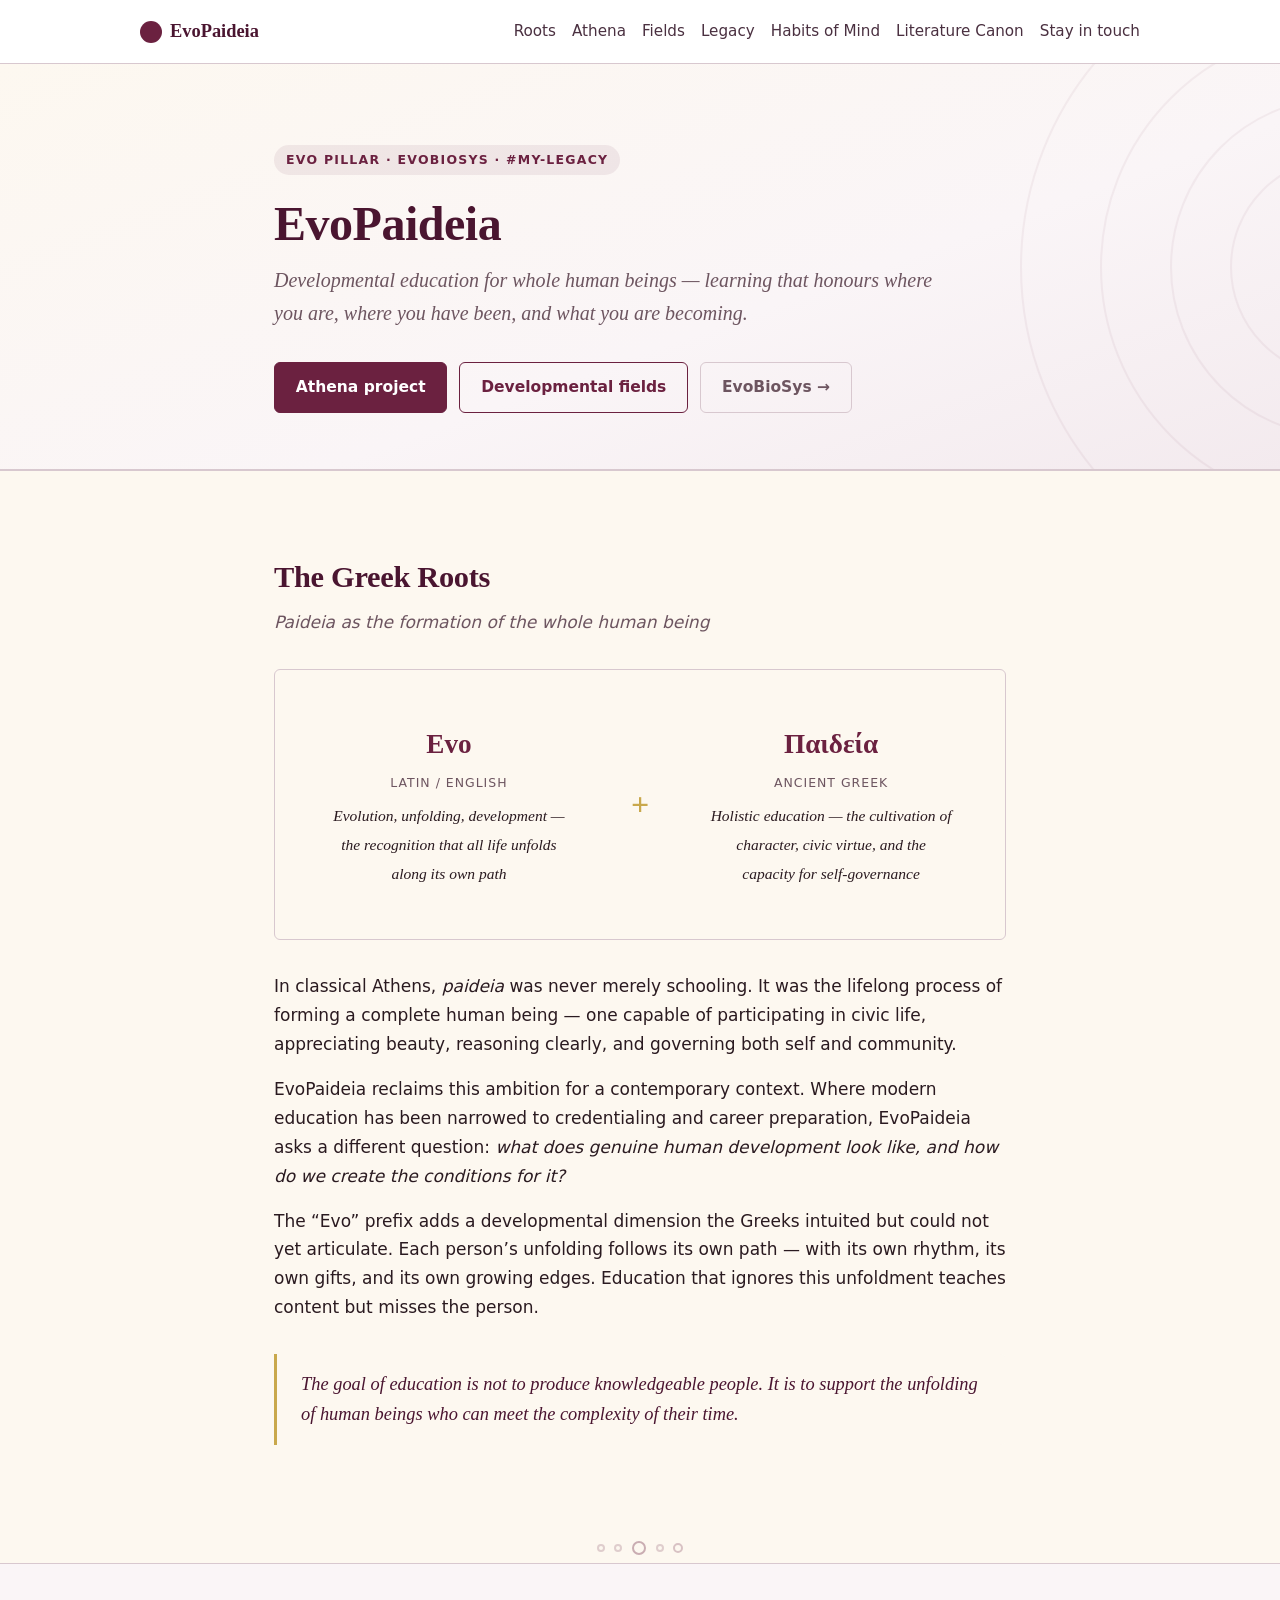
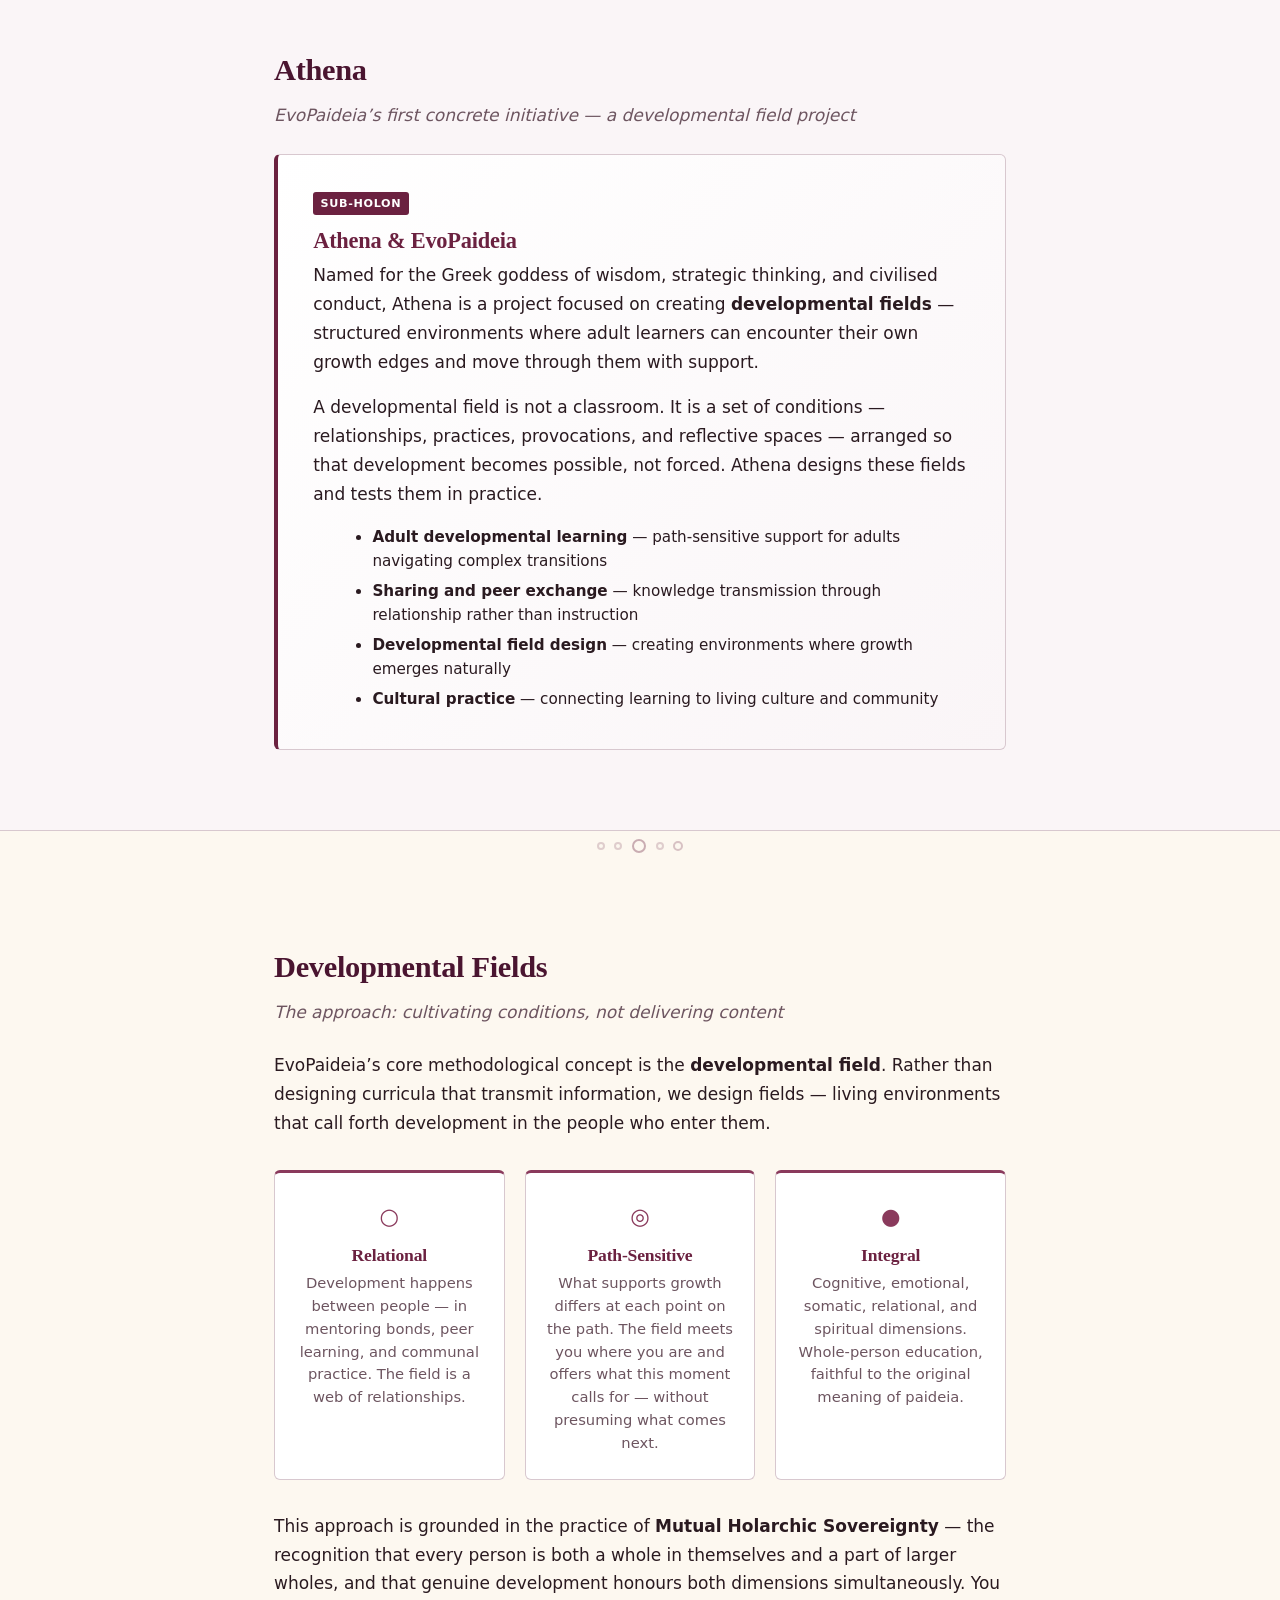
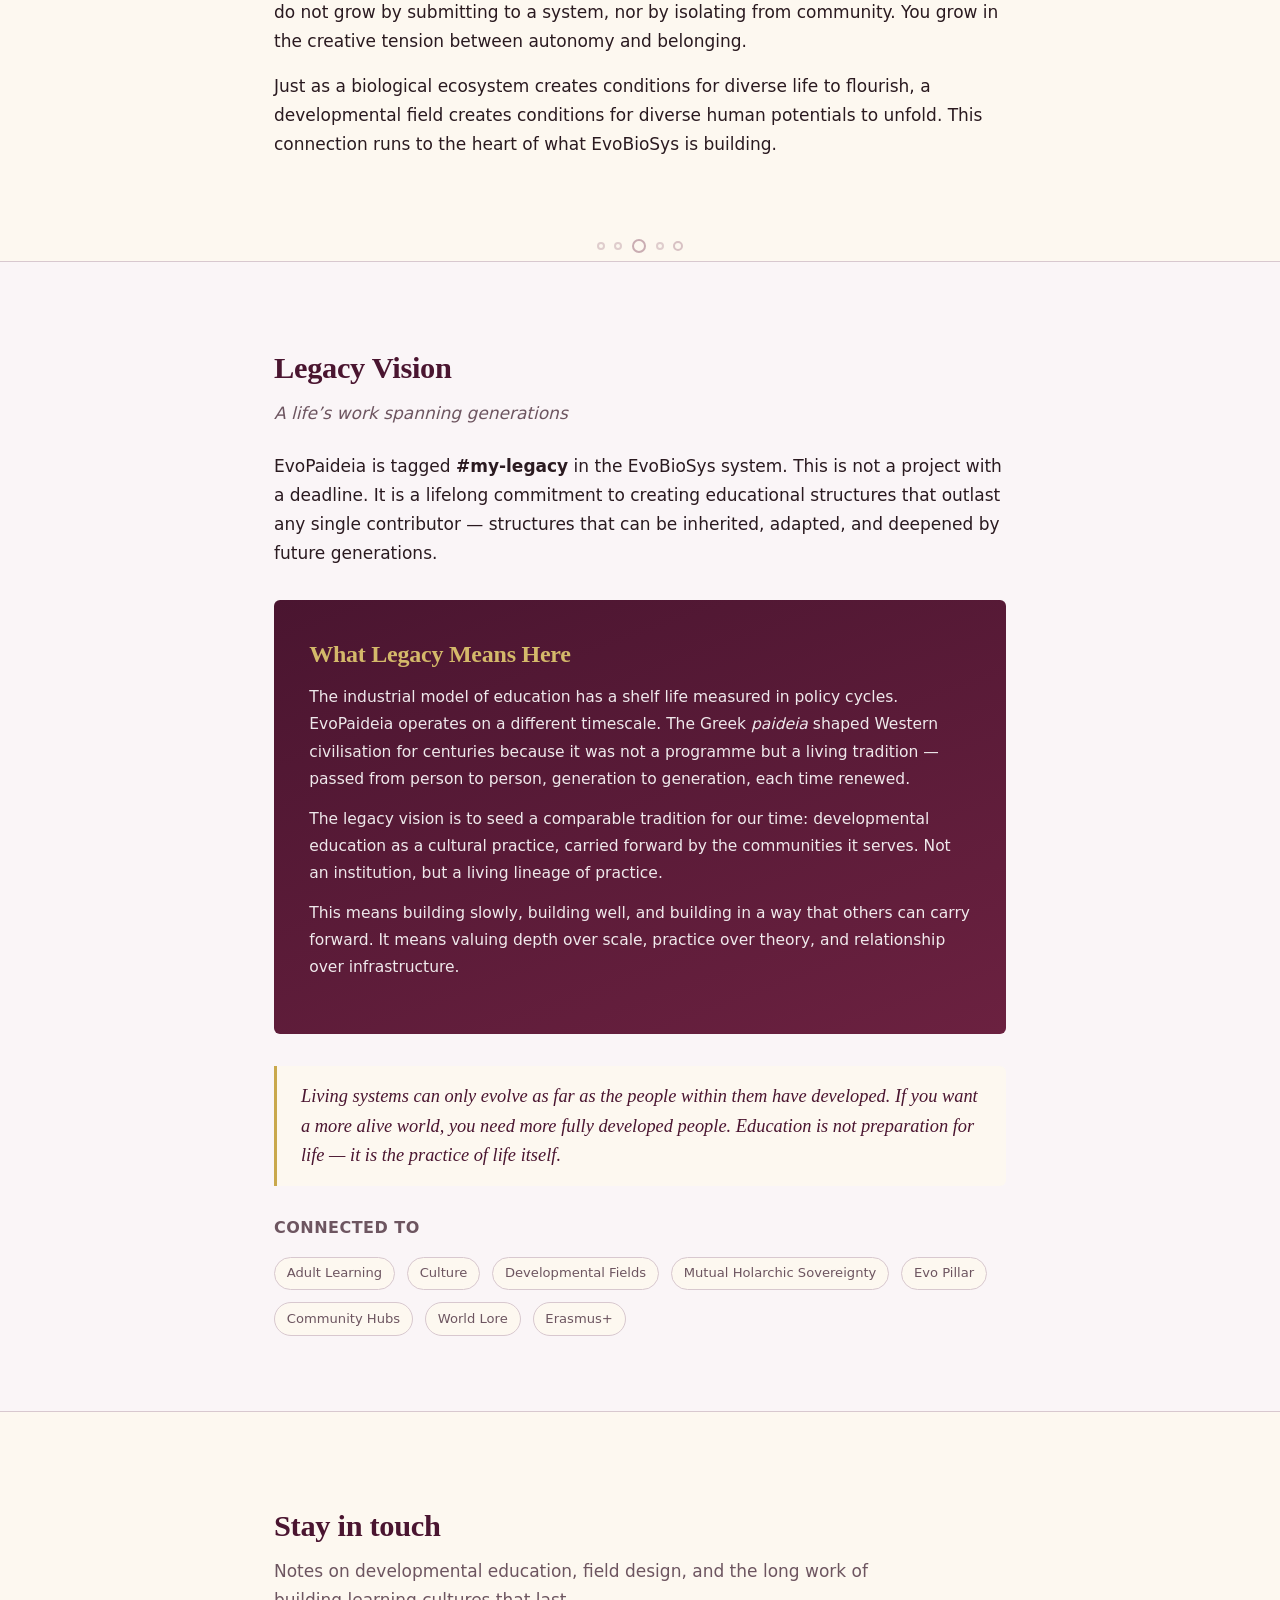
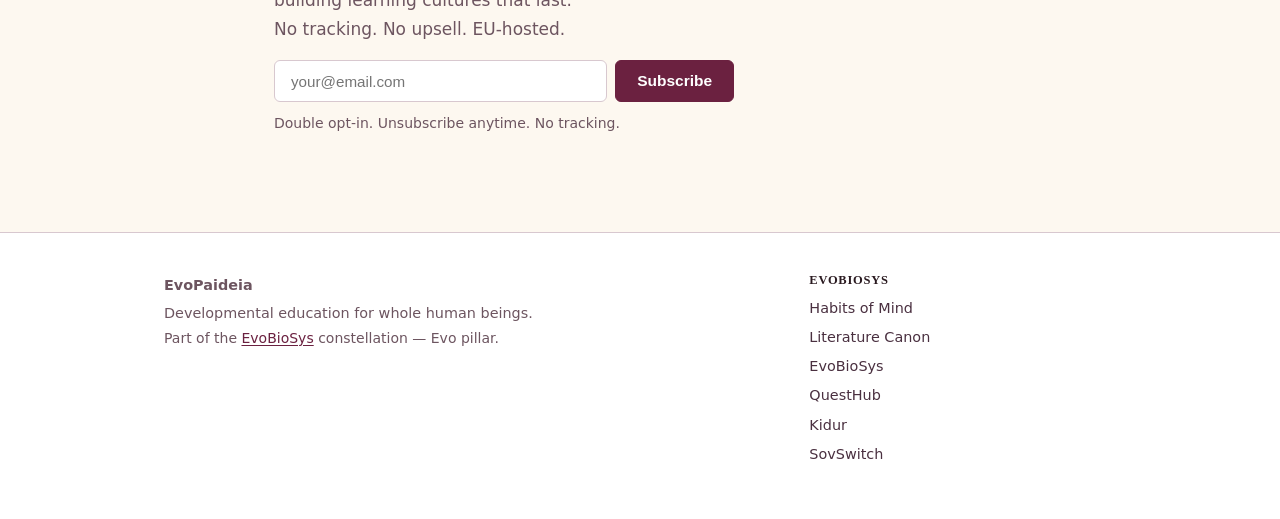
<file: index.html>
<!DOCTYPE html>
<html lang="en">
<head>
  <meta charset="utf-8">
  <meta name="viewport" content="width=device-width, initial-scale=1">
  <title>EvoPaideia — Developmental Education</title>
  <meta name="description" content="Developmental education for whole human beings — learning that honours where you are, where you have been, and what you are becoming.">
  <link rel="icon" type="image/svg+xml" href="/assets/favicon.svg">
  <link rel="canonical" href="https://evopaideia.org/">
  <link rel="preconnect" href="https://fonts.bunny.net">
  <link rel="stylesheet" href="https://fonts.bunny.net/css?family=atkinson-hyperlegible:400,400i,700,700i|cormorant-garamond:400,400i,600,700&display=swap">
  <link rel="stylesheet" href="/assets/style.css">
  <meta property="og:title" content="EvoPaideia — Developmental Education">
  <meta property="og:description" content="Holistic, path-sensitive learning inspired by the Greek concept of Paideia and grounded in evolutionary principles.">
  <meta property="og:url" content="https://evopaideia.org/">
  <meta property="og:type" content="website">
</head>
<body>
  <nav class="nav">
    <div class="shell-wide nav-inner">
      <a class="brand" href="/">
        <span class="brand-mark" aria-hidden="true"></span>
        EvoPaideia
      </a>
      <div class="nav-links">
        <a href="#roots">Roots</a>
        <a href="#athena">Athena</a>
        <a href="#fields">Fields</a>
        <a href="#legacy">Legacy</a>
        <a href="/habits/">Habits of Mind</a>
        <a href="https://idea2.site/literature-canon/" target="_blank" rel="noopener">Literature Canon</a>
        <a href="#newsletter">Stay in touch</a>
      </div>
    </div>
  </nav>

  <header class="hero">
    <div class="hero-rings" aria-hidden="true">
      <div class="ring ring-1"></div>
      <div class="ring ring-2"></div>
      <div class="ring ring-3"></div>
      <div class="ring ring-4"></div>
      <div class="ring ring-5"></div>
    </div>
    <div class="shell">
      <span class="eyebrow">Evo pillar &middot; EvoBioSys &middot; #my-legacy</span>
      <h1>EvoPaideia</h1>
      <p class="lede">
        Developmental education for whole human beings &mdash; learning that honours
        where you are, where you have been, and what you are becoming.
      </p>
      <div class="cta-row">
        <a class="btn btn-wine" href="#athena">Athena project</a>
        <a class="btn btn-outline" href="#fields">Developmental fields</a>
        <a class="btn btn-soft" href="https://evobiosys.org" target="_blank" rel="noopener">EvoBioSys &rarr;</a>
      </div>
    </div>
  </header>

  <!-- Greek Roots -->
  <section id="roots">
    <div class="shell">
      <h2>The Greek Roots</h2>
      <p style="color: var(--grey); font-style: italic; margin-bottom: 1.75rem;">Paideia as the formation of the whole human being</p>
      <div class="etymology">
        <div class="etym-part">
          <span class="etym-greek">Evo</span>
          <span class="etym-trans">Latin / English</span>
          <span class="etym-desc">Evolution, unfolding, development &mdash; the recognition that all life unfolds along its own path</span>
        </div>
        <div class="etym-plus">+</div>
        <div class="etym-part">
          <span class="etym-greek">&Pi;&alpha;&iota;&delta;&epsilon;&#x3AF;&alpha;</span>
          <span class="etym-trans">Ancient Greek</span>
          <span class="etym-desc">Holistic education &mdash; the cultivation of character, civic virtue, and the capacity for self-governance</span>
        </div>
      </div>
      <p>
        In classical Athens, <em>paideia</em> was never merely schooling. It was the
        lifelong process of forming a complete human being &mdash; one capable of
        participating in civic life, appreciating beauty, reasoning clearly, and
        governing both self and community.
      </p>
      <p>
        EvoPaideia reclaims this ambition for a contemporary context. Where modern
        education has been narrowed to credentialing and career preparation, EvoPaideia
        asks a different question: <em>what does genuine human development look like,
        and how do we create the conditions for it?</em>
      </p>
      <p>
        The &ldquo;Evo&rdquo; prefix adds a developmental dimension the Greeks intuited
        but could not yet articulate. Each person&rsquo;s unfolding follows its own path
        &mdash; with its own rhythm, its own gifts, and its own growing edges. Education that
        ignores this unfoldment teaches content but misses the person.
      </p>
      <blockquote>
        <p>The goal of education is not to produce knowledgeable people. It is to
        support the unfolding of human beings who can meet the complexity of their time.</p>
      </blockquote>
    </div>
  </section>

  <div class="ring-divider" aria-hidden="true">
    <span class="ring-dot"></span>
    <span class="ring-dot"></span>
    <span class="ring-dot"></span>
    <span class="ring-dot"></span>
    <span class="ring-dot"></span>
  </div>

  <!-- Athena -->
  <section class="alt" id="athena">
    <div class="shell">
      <h2>Athena</h2>
      <p style="color: var(--grey); font-style: italic; margin-bottom: 1.5rem;">EvoPaideia&rsquo;s first concrete initiative &mdash; a developmental field project</p>
      <div class="athena-card">
        <span class="athena-badge">Sub-holon</span>
        <h3>Athena &amp; EvoPaideia</h3>
        <p>
          Named for the Greek goddess of wisdom, strategic thinking, and civilised
          conduct, Athena is a project focused on creating <strong>developmental
          fields</strong> &mdash; structured environments where adult learners can
          encounter their own growth edges and move through them with support.
        </p>
        <p>
          A developmental field is not a classroom. It is a set of conditions
          &mdash; relationships, practices, provocations, and reflective spaces
          &mdash; arranged so that development becomes possible, not forced.
          Athena designs these fields and tests them in practice.
        </p>
        <ul>
          <li><strong>Adult developmental learning</strong> &mdash; path-sensitive support for adults navigating complex transitions</li>
          <li><strong>Sharing and peer exchange</strong> &mdash; knowledge transmission through relationship rather than instruction</li>
          <li><strong>Developmental field design</strong> &mdash; creating environments where growth emerges naturally</li>
          <li><strong>Cultural practice</strong> &mdash; connecting learning to living culture and community</li>
        </ul>
      </div>
    </div>
  </section>

  <div class="ring-divider" aria-hidden="true">
    <span class="ring-dot"></span>
    <span class="ring-dot"></span>
    <span class="ring-dot"></span>
    <span class="ring-dot"></span>
    <span class="ring-dot"></span>
  </div>

  <!-- Developmental Fields -->
  <section id="fields">
    <div class="shell">
      <h2>Developmental Fields</h2>
      <p style="color: var(--grey); font-style: italic; margin-bottom: 1.5rem;">The approach: cultivating conditions, not delivering content</p>
      <p>
        EvoPaideia&rsquo;s core methodological concept is the <strong>developmental
        field</strong>. Rather than designing curricula that transmit information,
        we design fields &mdash; living environments that call forth development
        in the people who enter them.
      </p>
      <div class="pillar-grid">
        <div class="pillar">
          <span class="pillar-icon">○</span>
          <h3>Relational</h3>
          <p>Development happens between people &mdash; in mentoring bonds, peer learning, and communal practice. The field is a web of relationships.</p>
        </div>
        <div class="pillar">
          <span class="pillar-icon">◎</span>
          <h3>Path-Sensitive</h3>
          <p>What supports growth differs at each point on the path. The field meets you where you are and offers what this moment calls for &mdash; without presuming what comes next.</p>
        </div>
        <div class="pillar">
          <span class="pillar-icon">●</span>
          <h3>Integral</h3>
          <p>Cognitive, emotional, somatic, relational, and spiritual dimensions. Whole-person education, faithful to the original meaning of paideia.</p>
        </div>
      </div>
      <p>
        This approach is grounded in the practice of <strong>Mutual Holarchic
        Sovereignty</strong> &mdash; the recognition that every person is both a
        whole in themselves and a part of larger wholes, and that genuine development
        honours both dimensions simultaneously. You do not grow by submitting to a
        system, nor by isolating from community. You grow in the creative tension
        between autonomy and belonging.
      </p>
      <p>
        Just as a biological ecosystem creates conditions for diverse life to flourish,
        a developmental field creates conditions for diverse human potentials to unfold.
        This connection runs to the heart of what EvoBioSys is building.
      </p>
    </div>
  </section>

  <div class="ring-divider" aria-hidden="true">
    <span class="ring-dot"></span>
    <span class="ring-dot"></span>
    <span class="ring-dot"></span>
    <span class="ring-dot"></span>
    <span class="ring-dot"></span>
  </div>

  <!-- Legacy Vision -->
  <section class="alt" id="legacy">
    <div class="shell">
      <h2>Legacy Vision</h2>
      <p style="color: var(--grey); font-style: italic; margin-bottom: 1.5rem;">A life&rsquo;s work spanning generations</p>
      <p>
        EvoPaideia is tagged <strong>#my-legacy</strong> in the EvoBioSys system.
        This is not a project with a deadline. It is a lifelong commitment to creating
        educational structures that outlast any single contributor &mdash; structures
        that can be inherited, adapted, and deepened by future generations.
      </p>
      <div class="legacy-block">
        <h3>What Legacy Means Here</h3>
        <p>
          The industrial model of education has a shelf life measured in policy cycles.
          EvoPaideia operates on a different timescale. The Greek <em>paideia</em>
          shaped Western civilisation for centuries because it was not a programme
          but a living tradition &mdash; passed from person to person, generation to
          generation, each time renewed.
        </p>
        <p>
          The legacy vision is to seed a comparable tradition for our time: developmental
          education as a cultural practice, carried forward by the communities it serves.
          Not an institution, but a living lineage of practice.
        </p>
        <p>
          This means building slowly, building well, and building in a way that others
          can carry forward. It means valuing depth over scale, practice over theory,
          and relationship over infrastructure.
        </p>
      </div>
      <blockquote>
        <p>Living systems can only evolve as far as the people within them have
        developed. If you want a more alive world, you need more fully developed
        people. Education is not preparation for life &mdash; it is the practice of
        life itself.</p>
      </blockquote>
      <h3 style="font-size: 1rem; letter-spacing: 0.03em; text-transform: uppercase; color: var(--grey); font-family: var(--sans); margin-top: 2rem;">Connected to</h3>
      <div class="connections">
        <span class="conn-tag">Adult Learning</span>
        <span class="conn-tag">Culture</span>
        <span class="conn-tag">Developmental Fields</span>
        <span class="conn-tag">Mutual Holarchic Sovereignty</span>
        <span class="conn-tag">Evo Pillar</span>
        <span class="conn-tag">Community Hubs</span>
        <span class="conn-tag">World Lore</span>
        <span class="conn-tag">Erasmus+</span>
      </div>
    </div>
  </section>

  <!-- Newsletter -->
  <section id="newsletter">
    <div class="shell">
      <div class="newsletter">
        <h2>Stay in touch</h2>
        <p>Notes on developmental education, field design, and the long work of building learning cultures that last.<br>
        No tracking. No upsell. EU-hosted.</p>
        <form id="ep-nl-form" class="nl-form">
          <input type="email" id="ep-nl-email" name="email" placeholder="your@email.com" required>
          <button type="submit" class="btn btn-wine">Subscribe</button>
        </form>
        <small id="ep-nl-note">Double opt-in. Unsubscribe anytime. No tracking.</small>
      </div>
    </div>
  </section>

  <footer>
    <div class="shell-wide footer-inner">
      <div class="footer-brand">
        <strong>EvoPaideia</strong>
        <p>Developmental education for whole human beings.<br>
        <small>Part of the <a href="https://evobiosys.org">EvoBioSys</a> constellation &mdash; Evo pillar.</small></p>
      </div>
      <div class="footer-links">
        <h4>EvoBioSys</h4>
        <ul>
          <li><a href="/habits/">Habits of Mind</a></li>
          <li><a href="https://idea2.site/literature-canon/">Literature Canon</a></li>
          <li><a href="https://evobiosys.org">EvoBioSys</a></li>
          <li><a href="https://questhub.eco">QuestHub</a></li>
          <li><a href="https://kidur.org">Kidur</a></li>
          <li><a href="https://sovswitch.com">SovSwitch</a></li>
        </ul>
      </div>
    </div>
  </footer>

  <script>
    (function () {
      var form = document.getElementById('ep-nl-form');
      var note = document.getElementById('ep-nl-note');
      if (!form) return;
      form.addEventListener('submit', function (e) {
        e.preventDefault();
        var email = document.getElementById('ep-nl-email').value.trim();
        if (!email) return;
        var btn = form.querySelector('button');
        btn.disabled = true;
        btn.textContent = 'Subscribing…';
        fetch('https://subscriber.evopaideia.org/subscribe', {
          method: 'POST',
          headers: { 'Content-Type': 'application/json' },
          body: JSON.stringify({ email: email, project: 'evopaideia', source: 'evopaideia.org', gdpr: true })
        })
          .then(function (r) { return r.ok ? r.json() : Promise.reject(r.status); })
          .then(function (data) {
            document.getElementById('ep-nl-email').value = '';
            btn.disabled = false;
            btn.textContent = 'Subscribe';
            note.style.color = 'var(--wine)';
            note.style.fontSize = '1rem';
            if (data && data.status === 'already_subscribed') {
              note.textContent = "You're already on the list.";
            } else {
              note.textContent = 'Almost there — check your inbox to confirm.';
            }
          })
          .catch(function () {
            btn.disabled = false;
            btn.textContent = 'Subscribe';
            note.textContent = 'Subscription service is briefly unavailable — please try again later.';
          });
      });
    })();
  </script>
</body>
</html>
</file>
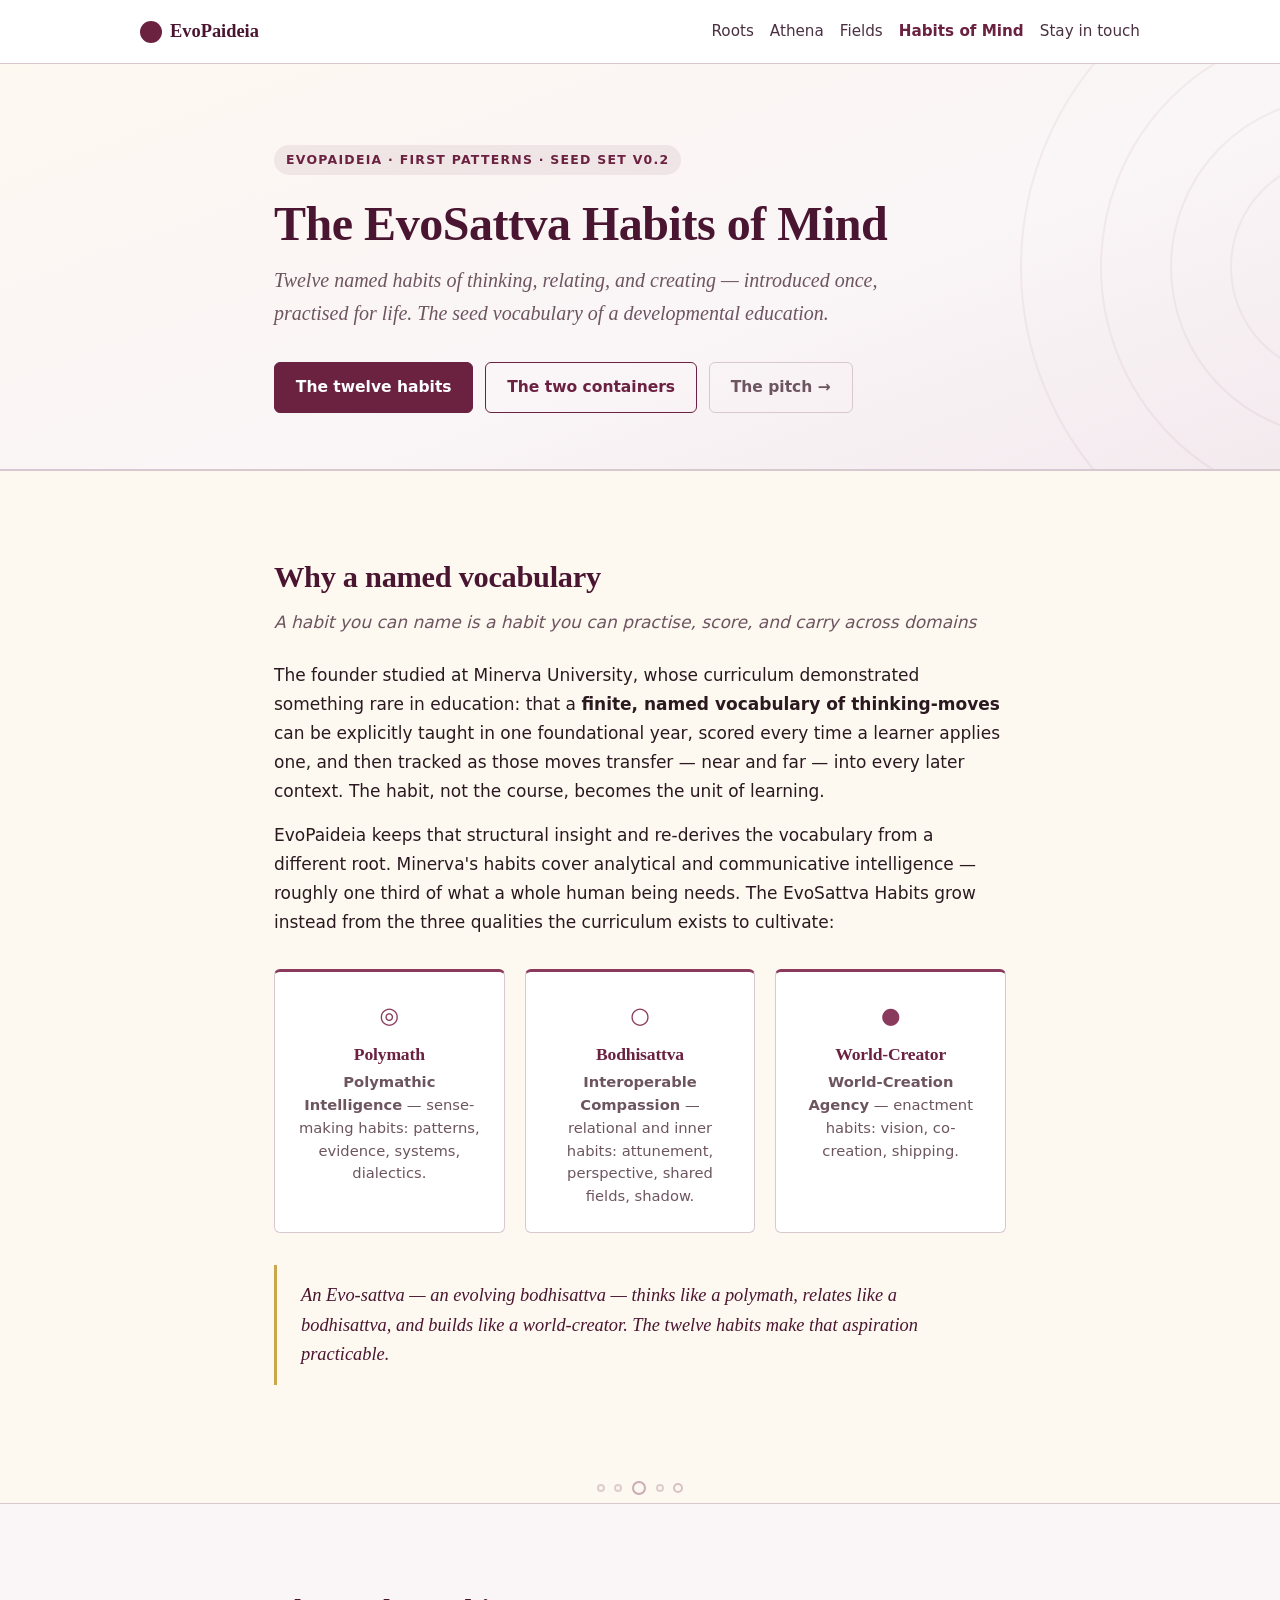
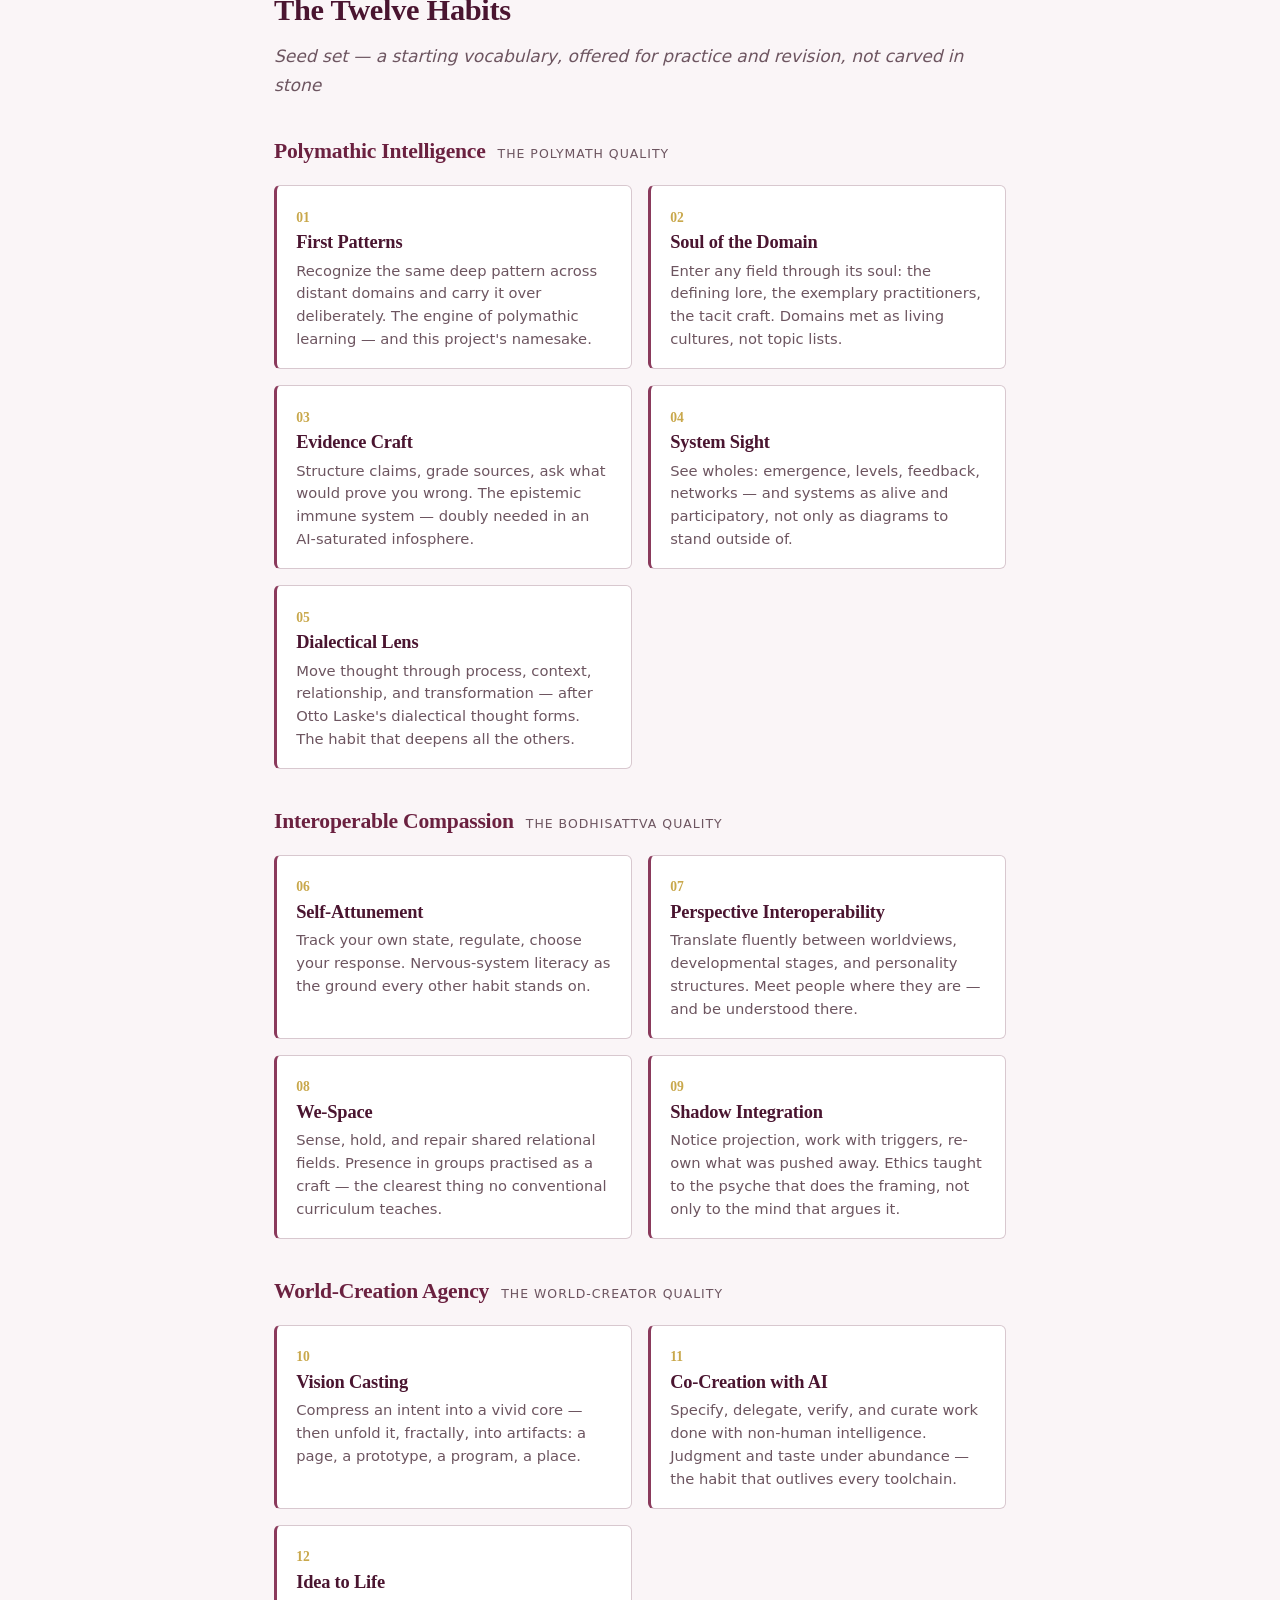
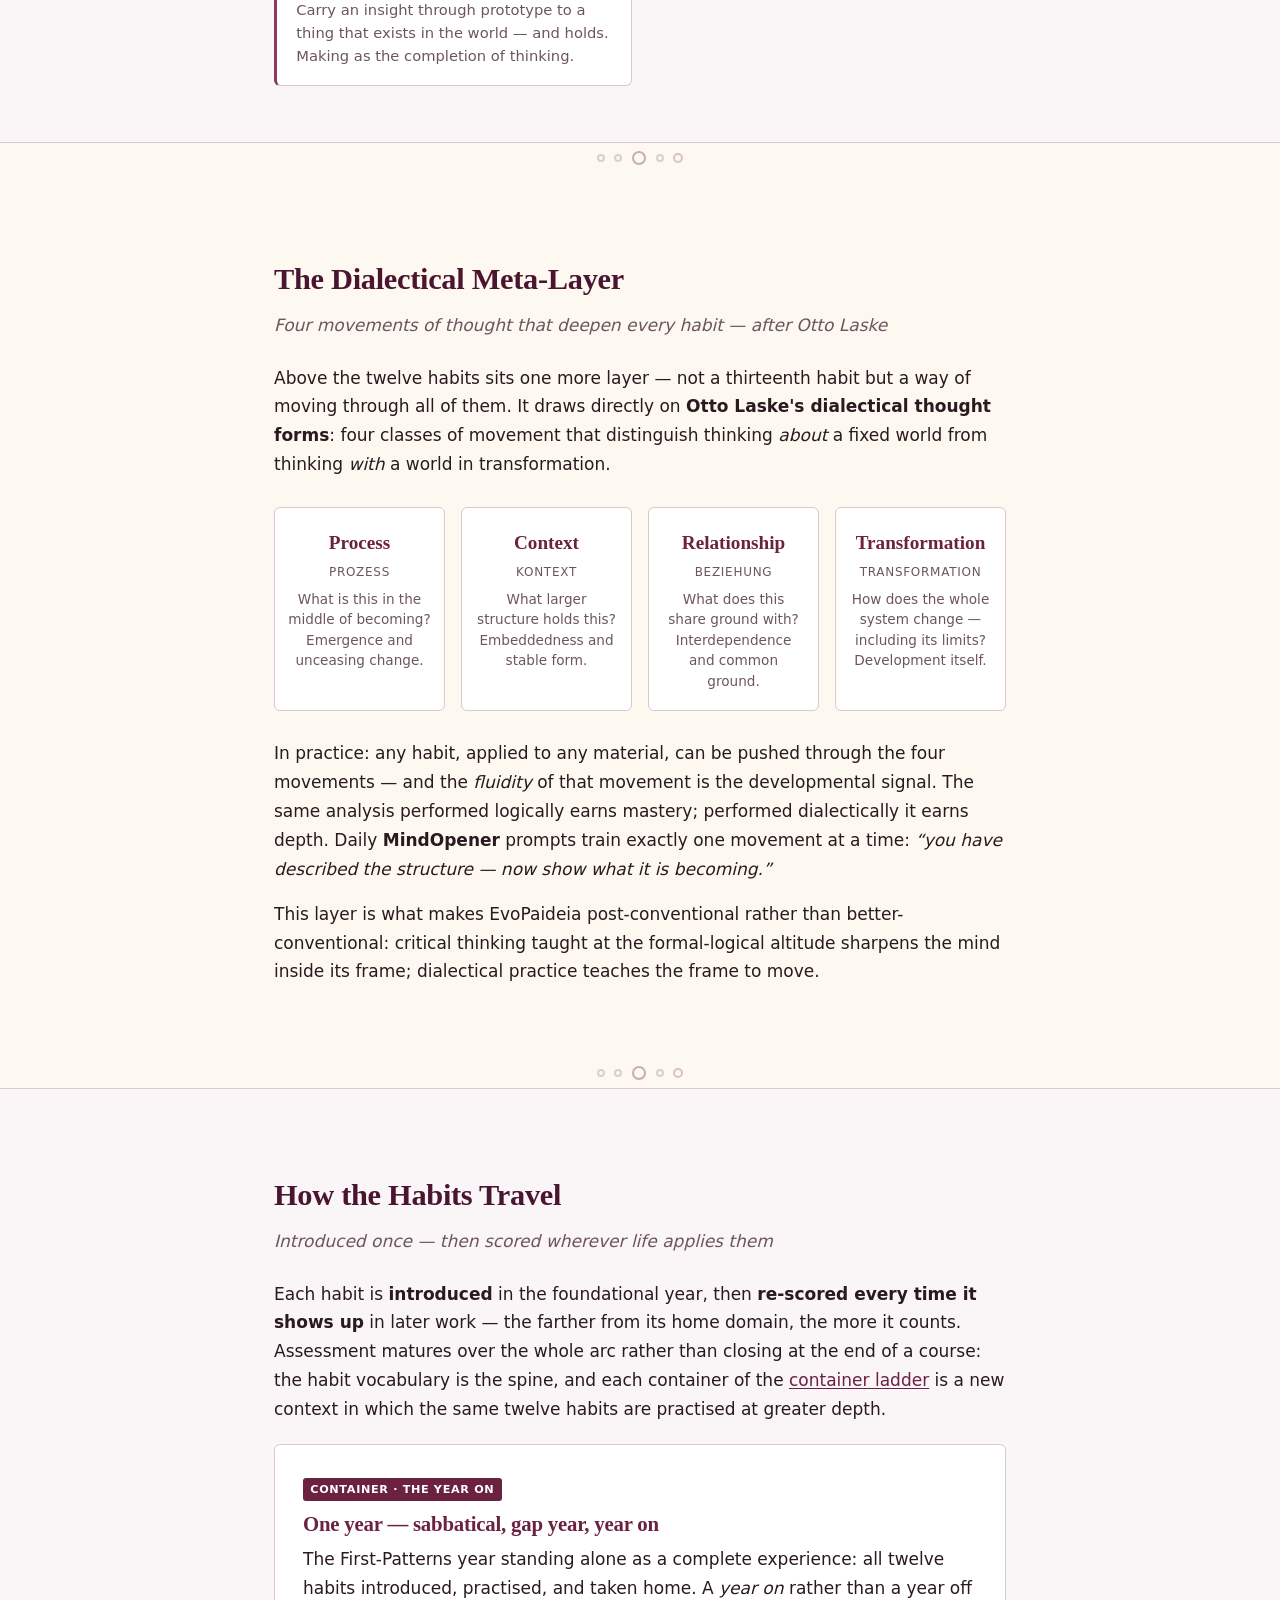
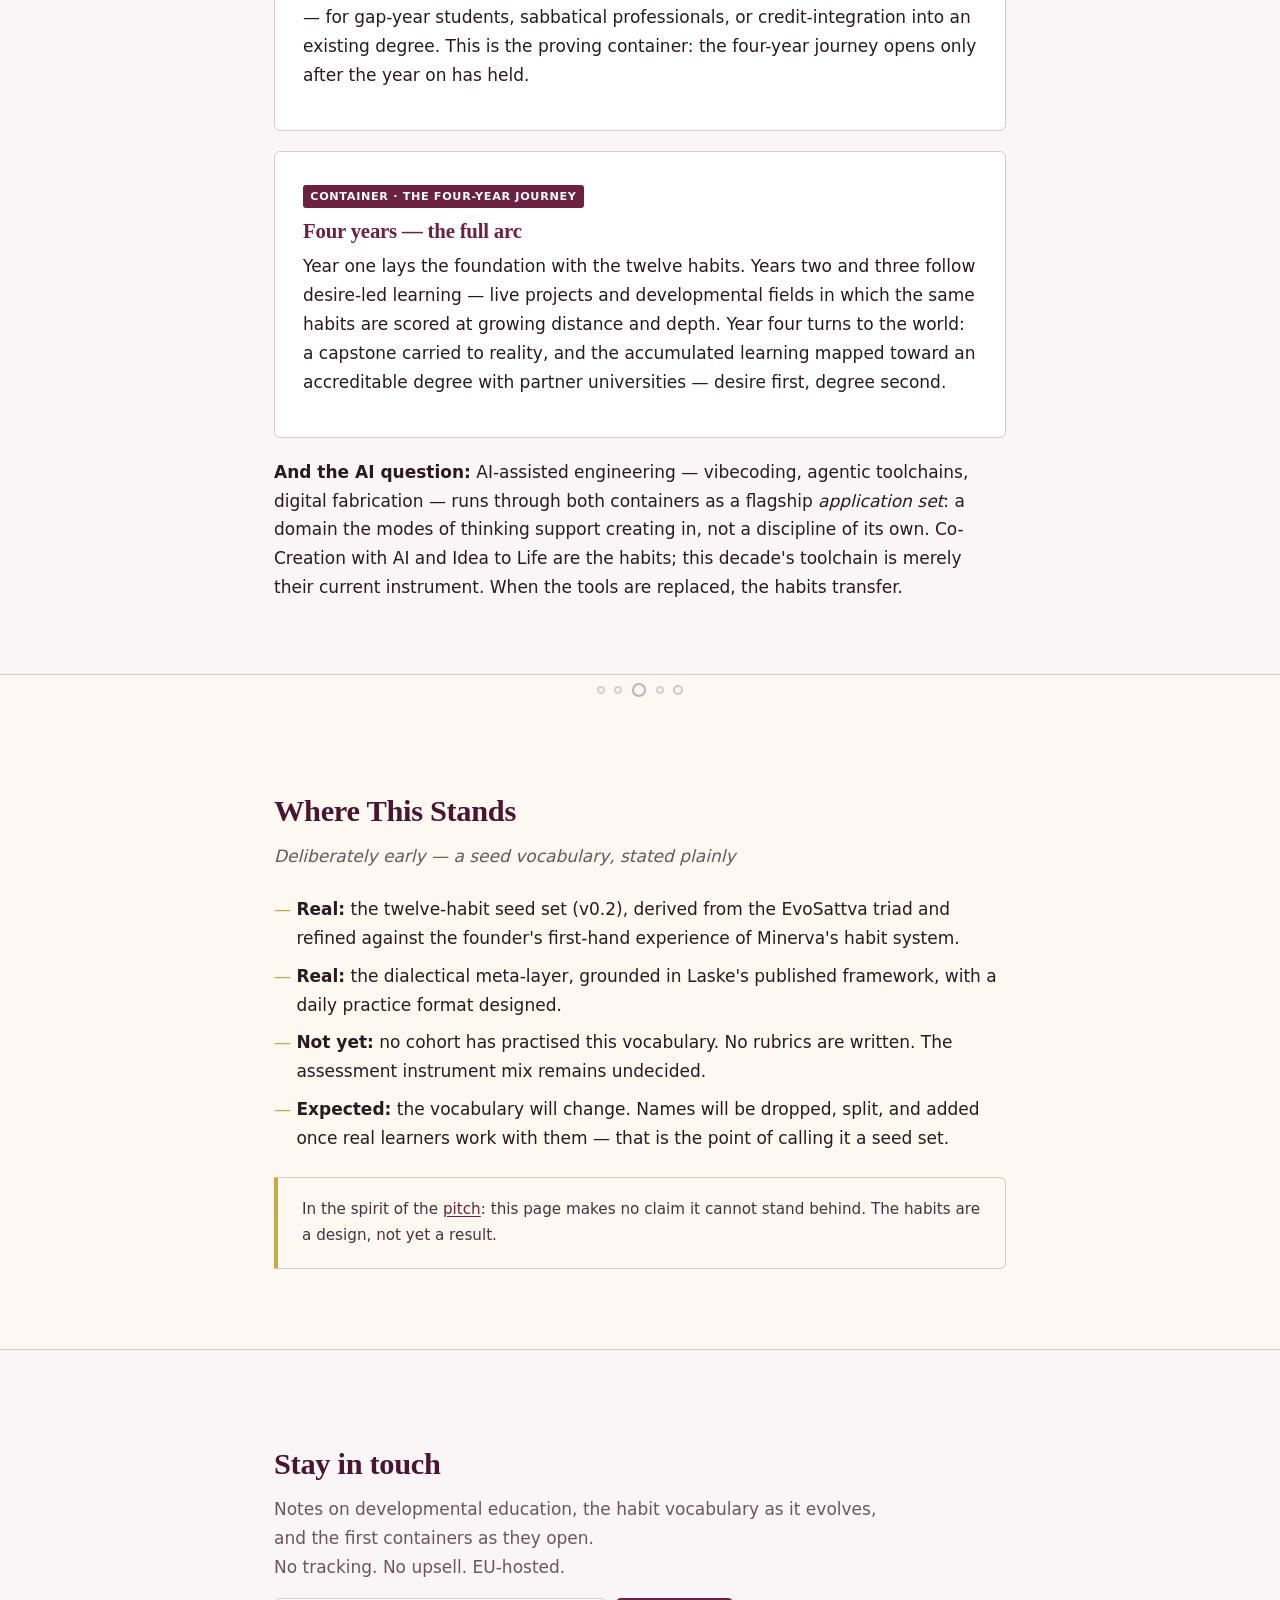
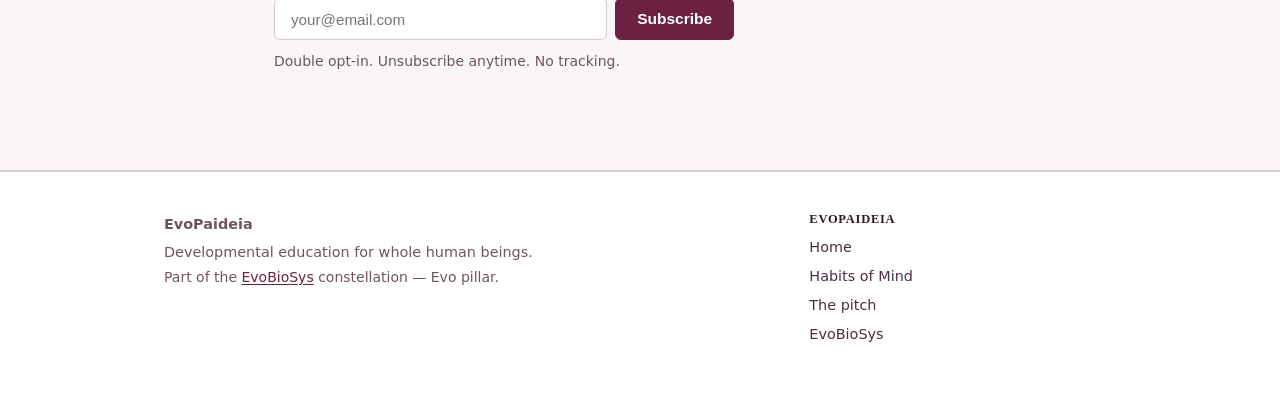
<file: habits/index.html>
<!DOCTYPE html>
<html lang="en">
<head>
  <meta charset="utf-8">
  <meta name="viewport" content="width=device-width, initial-scale=1">
  <title>EvoSattva Habits of Mind — EvoPaideia</title>
  <meta name="description" content="Twelve named habits of thinking, relating, and creating — the seed vocabulary of EvoPaideia's developmental education. Introduced once, practised for life.">
  <link rel="icon" type="image/svg+xml" href="/assets/favicon.svg">
  <link rel="canonical" href="https://evopaideia.org/habits/">
  <link rel="preconnect" href="https://fonts.bunny.net">
  <link rel="stylesheet" href="https://fonts.bunny.net/css?family=atkinson-hyperlegible:400,400i,700,700i|cormorant-garamond:400,400i,600,700&display=swap">
  <link rel="stylesheet" href="/assets/style.css">
  <meta property="og:title" content="EvoSattva Habits of Mind — EvoPaideia">
  <meta property="og:description" content="Twelve named habits of thinking, relating, and creating — introduced once, practised for life.">
  <meta property="og:url" content="https://evopaideia.org/habits/">
  <meta property="og:type" content="article">
  <style>
    .family-head { display: flex; align-items: baseline; gap: 0.75rem; margin-top: 2.5rem; }
    .family-head h3 { margin: 0; font-size: 1.35rem; color: var(--wine); }
    .family-head .family-quality { font-size: 0.78rem; letter-spacing: 0.08em; text-transform: uppercase; color: var(--grey); }
    .habit-grid { display: grid; grid-template-columns: repeat(auto-fit, minmax(240px, 1fr)); gap: 1rem; margin: 1.25rem 0 0; }
    .habit { background: var(--paper); border: 1px solid var(--grey-light); border-left: 3px solid var(--wine-light); border-radius: var(--radius); padding: 1.2rem 1.2rem 1.1rem; }
    .habit .habit-no { font-family: var(--serif); font-size: 0.85rem; color: var(--gold); font-weight: 700; display: block; }
    .habit h4 { font-family: var(--serif); font-size: 1.15rem; color: var(--wine-deep); margin: 0.15rem 0 0.4rem; }
    .habit p { font-size: 0.92rem; color: var(--grey); line-height: 1.55; margin: 0; }
    .lens-row { display: grid; grid-template-columns: repeat(auto-fit, minmax(150px, 1fr)); gap: 1rem; margin: 1.75rem 0; }
    .lens { text-align: center; padding: 1.2rem 0.8rem; background: var(--paper); border: 1px solid var(--grey-light); border-radius: var(--radius); }
    .lens .lens-name { font-family: var(--serif); font-size: 1.2rem; font-weight: 700; color: var(--wine); display: block; }
    .lens .lens-de { font-size: 0.75rem; color: var(--grey); text-transform: uppercase; letter-spacing: 0.06em; display: block; margin: 0.15rem 0 0.4rem; }
    .lens p { font-size: 0.85rem; color: var(--grey); margin: 0; line-height: 1.5; }
    .container-card { background: var(--paper); border: 1px solid var(--grey-light); border-radius: var(--radius); padding: 1.75rem 1.75rem 1.5rem; margin: 1.25rem 0; }
    .container-card h3 { margin: 0 0 0.5rem; color: var(--wine); font-size: 1.3rem; }
    .container-card .container-tag { display: inline-block; background: var(--wine); color: #fff; font-size: 0.7rem; font-weight: 600; padding: 0.2em 0.65em; border-radius: 3px; letter-spacing: 0.06em; text-transform: uppercase; margin-bottom: 0.7rem; }
    .stands-list { list-style: none; padding: 0; margin: 1rem 0; }
    .stands-list li { padding-left: 1.4rem; position: relative; margin-bottom: 0.55rem; }
    .stands-list li::before { content: "—"; position: absolute; left: 0; color: var(--gold); }
    .honest { border: 1px solid var(--grey-light); border-left: 4px solid var(--gold); background: var(--paper-warm); border-radius: 0 var(--radius) var(--radius) 0; padding: 1.2rem 1.5rem; margin: 1.5rem 0; font-size: 0.95rem; color: var(--ink-soft); }
  </style>
</head>
<body>
  <nav class="nav">
    <div class="shell-wide nav-inner">
      <a class="brand" href="/">
        <span class="brand-mark" aria-hidden="true"></span>
        EvoPaideia
      </a>
      <div class="nav-links">
        <a href="/#roots">Roots</a>
        <a href="/#athena">Athena</a>
        <a href="/#fields">Fields</a>
        <a href="/habits/" style="color: var(--wine); font-weight: 600;">Habits of Mind</a>
        <a href="/#newsletter">Stay in touch</a>
      </div>
    </div>
  </nav>

  <header class="hero">
    <div class="hero-rings" aria-hidden="true">
      <div class="ring ring-1"></div>
      <div class="ring ring-2"></div>
      <div class="ring ring-3"></div>
      <div class="ring ring-4"></div>
      <div class="ring ring-5"></div>
    </div>
    <div class="shell">
      <span class="eyebrow">EvoPaideia &middot; First Patterns &middot; seed set v0.2</span>
      <h1>The EvoSattva Habits of Mind</h1>
      <p class="lede">
        Twelve named habits of thinking, relating, and creating &mdash;
        introduced once, practised for life. The seed vocabulary of a
        developmental education.
      </p>
      <div class="cta-row">
        <a class="btn btn-wine" href="#habits">The twelve habits</a>
        <a class="btn btn-outline" href="#containers">The two containers</a>
        <a class="btn btn-soft" href="https://evobiosys.org/pitch/evopaideia/" target="_blank" rel="noopener">The pitch &rarr;</a>
      </div>
    </div>
  </header>

  <!-- Why named habits -->
  <section id="why">
    <div class="shell">
      <h2>Why a named vocabulary</h2>
      <p style="color: var(--grey); font-style: italic; margin-bottom: 1.5rem;">A habit you can name is a habit you can practise, score, and carry across domains</p>
      <p>
        The founder studied at Minerva University, whose curriculum demonstrated
        something rare in education: that a <strong>finite, named vocabulary of
        thinking-moves</strong> can be explicitly taught in one foundational year,
        scored every time a learner applies one, and then tracked as those moves
        transfer &mdash; near and far &mdash; into every later context. The habit,
        not the course, becomes the unit of learning.
      </p>
      <p>
        EvoPaideia keeps that structural insight and re-derives the vocabulary
        from a different root. Minerva's habits cover analytical and communicative
        intelligence &mdash; roughly one third of what a whole human being needs.
        The EvoSattva Habits grow instead from the three qualities the curriculum
        exists to cultivate:
      </p>
      <div class="pillar-grid">
        <div class="pillar">
          <span class="pillar-icon">◎</span>
          <h3>Polymath</h3>
          <p><strong>Polymathic Intelligence</strong> &mdash; sense-making habits: patterns, evidence, systems, dialectics.</p>
        </div>
        <div class="pillar">
          <span class="pillar-icon">○</span>
          <h3>Bodhisattva</h3>
          <p><strong>Interoperable Compassion</strong> &mdash; relational and inner habits: attunement, perspective, shared fields, shadow.</p>
        </div>
        <div class="pillar">
          <span class="pillar-icon">●</span>
          <h3>World-Creator</h3>
          <p><strong>World-Creation Agency</strong> &mdash; enactment habits: vision, co-creation, shipping.</p>
        </div>
      </div>
      <blockquote>
        <p>An Evo-sattva &mdash; an evolving bodhisattva &mdash; thinks like a polymath,
        relates like a bodhisattva, and builds like a world-creator. The twelve habits
        make that aspiration practicable.</p>
      </blockquote>
    </div>
  </section>

  <div class="ring-divider" aria-hidden="true">
    <span class="ring-dot"></span><span class="ring-dot"></span><span class="ring-dot"></span><span class="ring-dot"></span><span class="ring-dot"></span>
  </div>

  <!-- The twelve habits -->
  <section class="alt" id="habits">
    <div class="shell">
      <h2>The Twelve Habits</h2>
      <p style="color: var(--grey); font-style: italic;">Seed set &mdash; a starting vocabulary, offered for practice and revision, not carved in stone</p>

      <div class="family-head">
        <h3>Polymathic Intelligence</h3>
        <span class="family-quality">the Polymath quality</span>
      </div>
      <div class="habit-grid">
        <div class="habit">
          <span class="habit-no">01</span>
          <h4>First Patterns</h4>
          <p>Recognize the same deep pattern across distant domains and carry it over deliberately. The engine of polymathic learning &mdash; and this project's namesake.</p>
        </div>
        <div class="habit">
          <span class="habit-no">02</span>
          <h4>Soul of the Domain</h4>
          <p>Enter any field through its soul: the defining lore, the exemplary practitioners, the tacit craft. Domains met as living cultures, not topic lists.</p>
        </div>
        <div class="habit">
          <span class="habit-no">03</span>
          <h4>Evidence Craft</h4>
          <p>Structure claims, grade sources, ask what would prove you wrong. The epistemic immune system &mdash; doubly needed in an AI-saturated infosphere.</p>
        </div>
        <div class="habit">
          <span class="habit-no">04</span>
          <h4>System Sight</h4>
          <p>See wholes: emergence, levels, feedback, networks &mdash; and systems as alive and participatory, not only as diagrams to stand outside of.</p>
        </div>
        <div class="habit">
          <span class="habit-no">05</span>
          <h4>Dialectical Lens</h4>
          <p>Move thought through process, context, relationship, and transformation &mdash; after Otto Laske's dialectical thought forms. The habit that deepens all the others.</p>
        </div>
      </div>

      <div class="family-head">
        <h3>Interoperable Compassion</h3>
        <span class="family-quality">the Bodhisattva quality</span>
      </div>
      <div class="habit-grid">
        <div class="habit">
          <span class="habit-no">06</span>
          <h4>Self-Attunement</h4>
          <p>Track your own state, regulate, choose your response. Nervous-system literacy as the ground every other habit stands on.</p>
        </div>
        <div class="habit">
          <span class="habit-no">07</span>
          <h4>Perspective Interoperability</h4>
          <p>Translate fluently between worldviews, developmental stages, and personality structures. Meet people where they are &mdash; and be understood there.</p>
        </div>
        <div class="habit">
          <span class="habit-no">08</span>
          <h4>We-Space</h4>
          <p>Sense, hold, and repair shared relational fields. Presence in groups practised as a craft &mdash; the clearest thing no conventional curriculum teaches.</p>
        </div>
        <div class="habit">
          <span class="habit-no">09</span>
          <h4>Shadow Integration</h4>
          <p>Notice projection, work with triggers, re-own what was pushed away. Ethics taught to the psyche that does the framing, not only to the mind that argues it.</p>
        </div>
      </div>

      <div class="family-head">
        <h3>World-Creation Agency</h3>
        <span class="family-quality">the World-Creator quality</span>
      </div>
      <div class="habit-grid">
        <div class="habit">
          <span class="habit-no">10</span>
          <h4>Vision Casting</h4>
          <p>Compress an intent into a vivid core &mdash; then unfold it, fractally, into artifacts: a page, a prototype, a program, a place.</p>
        </div>
        <div class="habit">
          <span class="habit-no">11</span>
          <h4>Co-Creation with AI</h4>
          <p>Specify, delegate, verify, and curate work done with non-human intelligence. Judgment and taste under abundance &mdash; the habit that outlives every toolchain.</p>
        </div>
        <div class="habit">
          <span class="habit-no">12</span>
          <h4>Idea to Life</h4>
          <p>Carry an insight through prototype to a thing that exists in the world &mdash; and holds. Making as the completion of thinking.</p>
        </div>
      </div>
    </div>
  </section>

  <div class="ring-divider" aria-hidden="true">
    <span class="ring-dot"></span><span class="ring-dot"></span><span class="ring-dot"></span><span class="ring-dot"></span><span class="ring-dot"></span>
  </div>

  <!-- Dialectical meta-layer -->
  <section id="dialectic">
    <div class="shell">
      <h2>The Dialectical Meta-Layer</h2>
      <p style="color: var(--grey); font-style: italic; margin-bottom: 1.5rem;">Four movements of thought that deepen every habit &mdash; after Otto Laske</p>
      <p>
        Above the twelve habits sits one more layer &mdash; not a thirteenth habit but a
        way of moving through all of them. It draws directly on <strong>Otto Laske's
        dialectical thought forms</strong>: four classes of movement that distinguish
        thinking <em>about</em> a fixed world from thinking <em>with</em> a world in
        transformation.
      </p>
      <div class="lens-row">
        <div class="lens">
          <span class="lens-name">Process</span>
          <span class="lens-de">Prozess</span>
          <p>What is this in the middle of becoming? Emergence and unceasing change.</p>
        </div>
        <div class="lens">
          <span class="lens-name">Context</span>
          <span class="lens-de">Kontext</span>
          <p>What larger structure holds this? Embeddedness and stable form.</p>
        </div>
        <div class="lens">
          <span class="lens-name">Relationship</span>
          <span class="lens-de">Beziehung</span>
          <p>What does this share ground with? Interdependence and common ground.</p>
        </div>
        <div class="lens">
          <span class="lens-name">Transformation</span>
          <span class="lens-de">Transformation</span>
          <p>How does the whole system change &mdash; including its limits? Development itself.</p>
        </div>
      </div>
      <p>
        In practice: any habit, applied to any material, can be pushed through the four
        movements &mdash; and the <em>fluidity</em> of that movement is the developmental
        signal. The same analysis performed logically earns mastery; performed
        dialectically it earns depth. Daily <strong>MindOpener</strong> prompts train
        exactly one movement at a time: <em>&ldquo;you have described the structure &mdash;
        now show what it is becoming.&rdquo;</em>
      </p>
      <p>
        This layer is what makes EvoPaideia post-conventional rather than
        better-conventional: critical thinking taught at the formal-logical altitude
        sharpens the mind inside its frame; dialectical practice teaches the frame
        to move.
      </p>
    </div>
  </section>

  <div class="ring-divider" aria-hidden="true">
    <span class="ring-dot"></span><span class="ring-dot"></span><span class="ring-dot"></span><span class="ring-dot"></span><span class="ring-dot"></span>
  </div>

  <!-- Scoring & containers -->
  <section class="alt" id="containers">
    <div class="shell">
      <h2>How the Habits Travel</h2>
      <p style="color: var(--grey); font-style: italic; margin-bottom: 1.5rem;">Introduced once &mdash; then scored wherever life applies them</p>
      <p>
        Each habit is <strong>introduced</strong> in the foundational year, then
        <strong>re-scored every time it shows up</strong> in later work &mdash; the
        farther from its home domain, the more it counts. Assessment matures over the
        whole arc rather than closing at the end of a course: the habit vocabulary is
        the spine, and each container of the
        <a href="https://evobiosys.org/pitch/evopaideia/" target="_blank" rel="noopener">container ladder</a>
        is a new context in which the same twelve habits are practised at greater depth.
      </p>

      <div class="container-card">
        <span class="container-tag">Container &middot; the year on</span>
        <h3>One year &mdash; sabbatical, gap year, year on</h3>
        <p>
          The First-Patterns year standing alone as a complete experience: all twelve
          habits introduced, practised, and taken home. A <em>year on</em> rather than a
          year off &mdash; for gap-year students, sabbatical professionals, or
          credit-integration into an existing degree. This is the proving container:
          the four-year journey opens only after the year on has held.
        </p>
      </div>

      <div class="container-card">
        <span class="container-tag">Container &middot; the four-year journey</span>
        <h3>Four years &mdash; the full arc</h3>
        <p>
          Year one lays the foundation with the twelve habits. Years two and three follow
          desire-led learning &mdash; live projects and developmental fields in which the
          same habits are scored at growing distance and depth. Year four turns to the
          world: a capstone carried to reality, and the accumulated learning mapped toward
          an accreditable degree with partner universities &mdash; desire first, degree
          second.
        </p>
      </div>

      <p>
        <strong>And the AI question:</strong> AI-assisted engineering &mdash; vibecoding,
        agentic toolchains, digital fabrication &mdash; runs through both containers as a
        flagship <em>application set</em>: a domain the modes of thinking support creating
        in, not a discipline of its own. Co-Creation with AI and Idea to Life are the
        habits; this decade's toolchain is merely their current instrument. When the tools
        are replaced, the habits transfer.
      </p>
    </div>
  </section>

  <div class="ring-divider" aria-hidden="true">
    <span class="ring-dot"></span><span class="ring-dot"></span><span class="ring-dot"></span><span class="ring-dot"></span><span class="ring-dot"></span>
  </div>

  <!-- Where it stands -->
  <section id="stands">
    <div class="shell">
      <h2>Where This Stands</h2>
      <p style="color: var(--grey); font-style: italic; margin-bottom: 1.5rem;">Deliberately early &mdash; a seed vocabulary, stated plainly</p>
      <ul class="stands-list">
        <li><strong>Real:</strong> the twelve-habit seed set (v0.2), derived from the EvoSattva triad and refined against the founder's first-hand experience of Minerva's habit system.</li>
        <li><strong>Real:</strong> the dialectical meta-layer, grounded in Laske's published framework, with a daily practice format designed.</li>
        <li><strong>Not yet:</strong> no cohort has practised this vocabulary. No rubrics are written. The assessment instrument mix remains undecided.</li>
        <li><strong>Expected:</strong> the vocabulary will change. Names will be dropped, split, and added once real learners work with them &mdash; that is the point of calling it a seed set.</li>
      </ul>
      <div class="honest">
        In the spirit of the <a href="https://evobiosys.org/pitch/evopaideia/" target="_blank" rel="noopener">pitch</a>:
        this page makes no claim it cannot stand behind. The habits are a design,
        not yet a result.
      </div>
    </div>
  </section>

  <!-- Newsletter -->
  <section class="alt" id="newsletter">
    <div class="shell">
      <div class="newsletter">
        <h2>Stay in touch</h2>
        <p>Notes on developmental education, the habit vocabulary as it evolves, and the first containers as they open.<br>
        No tracking. No upsell. EU-hosted.</p>
        <form id="ep-nl-form" class="nl-form">
          <input type="email" id="ep-nl-email" name="email" placeholder="your@email.com" required>
          <button type="submit" class="btn btn-wine">Subscribe</button>
        </form>
        <small id="ep-nl-note">Double opt-in. Unsubscribe anytime. No tracking.</small>
      </div>
    </div>
  </section>

  <footer>
    <div class="shell-wide footer-inner">
      <div class="footer-brand">
        <strong>EvoPaideia</strong>
        <p>Developmental education for whole human beings.<br>
        <small>Part of the <a href="https://evobiosys.org">EvoBioSys</a> constellation &mdash; Evo pillar.</small></p>
      </div>
      <div class="footer-links">
        <h4>EvoPaideia</h4>
        <ul>
          <li><a href="/">Home</a></li>
          <li><a href="/habits/">Habits of Mind</a></li>
          <li><a href="https://evobiosys.org/pitch/evopaideia/">The pitch</a></li>
          <li><a href="https://evobiosys.org">EvoBioSys</a></li>
        </ul>
      </div>
    </div>
  </footer>

  <script>
    (function () {
      var form = document.getElementById('ep-nl-form');
      var note = document.getElementById('ep-nl-note');
      if (!form) return;
      form.addEventListener('submit', function (e) {
        e.preventDefault();
        var email = document.getElementById('ep-nl-email').value.trim();
        if (!email) return;
        var btn = form.querySelector('button');
        btn.disabled = true;
        btn.textContent = 'Subscribing…';
        fetch('https://subscriber.evopaideia.org/subscribe', {
          method: 'POST',
          headers: { 'Content-Type': 'application/json' },
          body: JSON.stringify({ email: email, project: 'evopaideia', source: 'evopaideia.org/habits', gdpr: true })
        })
          .then(function (r) { return r.ok ? r.json() : Promise.reject(r.status); })
          .then(function (data) {
            document.getElementById('ep-nl-email').value = '';
            btn.disabled = false;
            btn.textContent = 'Subscribe';
            note.style.color = 'var(--wine)';
            note.style.fontSize = '1rem';
            if (data && data.status === 'already_subscribed') {
              note.textContent = "You're already on the list.";
            } else {
              note.textContent = 'Almost there — check your inbox to confirm.';
            }
          })
          .catch(function () {
            btn.disabled = false;
            btn.textContent = 'Subscribe';
            note.textContent = 'Subscription service is briefly unavailable — please try again later.';
          });
      });
    })();
  </script>
</body>
</html>
</file>
<file: assets/style.css>
:root {
  --ink: #2a1a20;
  --ink-soft: #4a3040;
  --grey: #6d5560;
  --grey-light: #d8c8cf;
  --paper: #ffffff;
  --paper-warm: #fdf8f0;
  --bg-cream: #faf5f7;
  --wine: #6b2140;
  --wine-light: #8a3a5c;
  --wine-deep: #4a1530;
  --wine-bg: #faf5f7;
  --gold: #c9a84c;
  --gold-muted: #d4b96a;
  --radius: 6px;
  --max-width: 780px;
  --max-width-wide: 1000px;
  --serif: 'Cormorant Garamond', 'Georgia', serif;
  --sans: 'Atkinson Hyperlegible', system-ui, -apple-system, 'Segoe UI', sans-serif;
}

* { box-sizing: border-box; }
html { scroll-behavior: smooth; }

body {
  margin: 0;
  font-family: var(--sans);
  font-size: 1.0625rem;
  line-height: 1.7;
  color: var(--ink);
  background: var(--paper-warm);
  -webkit-font-smoothing: antialiased;
}

a { color: var(--wine); text-decoration: underline; text-decoration-thickness: 1px; text-underline-offset: 2px; }
a:hover { color: var(--wine-deep); }

h1, h2, h3, h4 { font-family: var(--serif); line-height: 1.2; letter-spacing: -0.01em; color: var(--wine-deep); margin: 2rem 0 0.8rem; }
h1 { font-size: 2.8rem; margin-top: 0; }
h2 { font-size: 1.9rem; }
h3 { font-size: 1.3rem; }
p { margin: 0 0 1rem; }
small { font-size: 0.875rem; color: var(--grey); }
em { font-style: italic; }

.shell { max-width: var(--max-width); margin: 0 auto; padding: 0 1.5rem; }
.shell-wide { max-width: var(--max-width-wide); margin: 0 auto; padding: 0 1.5rem; }

/* nav */
.nav { border-bottom: 1px solid var(--grey-light); background: var(--paper); }
.nav-inner { display: flex; justify-content: space-between; align-items: center; padding: 1rem 0; flex-wrap: wrap; gap: 0.5rem; }
.nav a.brand { font-family: var(--serif); font-weight: 700; font-size: 1.15rem; color: var(--wine-deep); text-decoration: none; display: inline-flex; align-items: center; gap: 0.5rem; }
.brand-mark { display: inline-block; width: 22px; height: 22px; background-color: var(--wine); border-radius: 50%; }
.nav-links { display: flex; gap: 1rem; flex-wrap: wrap; }
.nav-links a { color: var(--ink-soft); text-decoration: none; font-size: 0.95rem; }
.nav-links a:hover { color: var(--wine); }

/* hero */
.hero { padding: 5rem 0 3.5rem; border-bottom: 2px solid var(--grey-light); background: linear-gradient(160deg, var(--paper-warm) 0%, var(--wine-bg) 60%, #f3eaee 100%); position: relative; overflow: hidden; }
.hero-rings { position: absolute; top: 50%; right: -60px; transform: translateY(-50%); opacity: 0.05; pointer-events: none; }
.ring { border: 2.5px solid var(--wine); border-radius: 50%; position: absolute; top: 50%; left: 50%; transform: translate(-50%,-50%); }
.ring-1 { width: 120px; height: 120px; }
.ring-2 { width: 220px; height: 220px; }
.ring-3 { width: 340px; height: 340px; }
.ring-4 { width: 480px; height: 480px; }
.ring-5 { width: 640px; height: 640px; }
.eyebrow { display: inline-block; font-size: 0.78rem; letter-spacing: 0.1em; text-transform: uppercase; color: var(--wine); background: rgba(107,33,64,0.08); padding: 0.25rem 0.75rem; border-radius: 999px; margin-bottom: 1.25rem; font-weight: 600; }
.hero h1 { font-size: 3rem; max-width: 22em; margin-bottom: 0.75rem; color: var(--wine-deep); }
.hero .lede { font-family: var(--serif); font-size: 1.25rem; font-style: italic; color: var(--grey); max-width: 34em; line-height: 1.65; }
.cta-row { margin-top: 2rem; display: flex; gap: 0.75rem; flex-wrap: wrap; }

.btn { display: inline-block; padding: 0.7rem 1.3rem; border-radius: var(--radius); text-decoration: none; font-weight: 600; font-size: 0.97rem; border: 1.5px solid transparent; transition: transform 0.05s; cursor: pointer; }
.btn:active { transform: translateY(1px); }
.btn-wine { background: var(--wine); color: #fff; border-color: var(--wine); }
.btn-wine:hover { background: var(--wine-deep); color: #fff; }
.btn-outline { background: transparent; color: var(--wine); border-color: var(--wine); }
.btn-outline:hover { background: rgba(107,33,64,0.06); }
.btn-soft { background: transparent; color: var(--grey); border-color: var(--grey-light); }
.btn-soft:hover { border-color: var(--grey); color: var(--ink); }

/* sections */
section { padding: 3.5rem 0; }
section.alt { background: var(--wine-bg); border-top: 1px solid var(--grey-light); border-bottom: 1px solid var(--grey-light); }

/* etymology */
.etymology { display: flex; gap: 2rem; margin: 2rem 0; padding: 2rem; background: var(--paper-warm); border: 1px solid var(--grey-light); border-radius: var(--radius); align-items: stretch; }
.etym-part { flex: 1; text-align: center; padding: 1.2rem; }
.etym-part + .etym-part { border-left: 1px solid var(--grey-light); }
.etym-greek { font-family: var(--serif); font-size: 1.7rem; font-weight: 700; color: var(--wine); display: block; margin-bottom: 0.3rem; }
.etym-trans { font-family: var(--sans); font-size: 0.78rem; color: var(--grey); text-transform: uppercase; letter-spacing: 0.08em; display: block; margin-bottom: 0.5rem; }
.etym-desc { font-family: var(--serif); font-style: italic; color: var(--ink); font-size: 0.97rem; line-height: 1.5; }
.etym-plus { display: flex; align-items: center; font-family: var(--serif); font-size: 2rem; color: var(--gold); font-weight: 700; padding: 0 0.5rem; }

/* pillars grid */
.pillar-grid { display: grid; grid-template-columns: repeat(auto-fit, minmax(200px, 1fr)); gap: 1.25rem; margin: 2rem 0; }
.pillar { background: var(--paper); border: 1px solid var(--grey-light); border-top: 3px solid var(--wine-light); border-radius: var(--radius); padding: 1.5rem 1.3rem; text-align: center; }
.pillar-icon { font-size: 1.4rem; display: block; margin-bottom: 0.6rem; color: var(--wine-light); }
.pillar h3 { font-family: var(--serif); font-size: 1.1rem; color: var(--wine); margin: 0 0 0.4rem; }
.pillar p { font-size: 0.92rem; color: var(--grey); margin: 0; line-height: 1.55; }

/* athena card */
.athena-card { background: linear-gradient(135deg, var(--paper) 0%, var(--wine-bg) 100%); border: 1px solid var(--grey-light); border-left: 4px solid var(--wine); border-radius: var(--radius); padding: 2rem 2rem 2rem 2.2rem; margin: 1.5rem 0; }
.athena-card h3 { font-family: var(--serif); font-size: 1.4rem; color: var(--wine); margin: 0 0 0.4rem; }
.athena-badge { display: inline-block; background: var(--wine); color: #fff; font-size: 0.7rem; font-weight: 600; padding: 0.2em 0.65em; border-radius: 3px; letter-spacing: 0.06em; text-transform: uppercase; margin-bottom: 0.8rem; }
.athena-card ul { margin: 0.8rem 0 0 1.2rem; }
.athena-card li { color: var(--ink); font-size: 0.95rem; line-height: 1.6; margin-bottom: 0.35rem; }

/* legacy block */
.legacy-block { background: linear-gradient(160deg, var(--wine-deep) 0%, var(--wine) 100%); color: #fff; border-radius: var(--radius); padding: 2.5rem 2.2rem; margin: 2rem 0; }
.legacy-block h3 { font-family: var(--serif); font-size: 1.5rem; color: var(--gold-muted); margin: 0 0 1rem; }
.legacy-block p { color: rgba(255,255,255,0.9); line-height: 1.75; font-size: 0.97rem; margin-bottom: 0.8rem; }

/* blockquote */
blockquote { border-left: 3px solid var(--gold); margin: 2rem 0; padding: 1rem 1.5rem; background: var(--paper-warm); border-radius: 0 var(--radius) var(--radius) 0; }
blockquote p { font-family: var(--serif); font-style: italic; font-size: 1.15rem; color: var(--wine-deep); line-height: 1.6; margin: 0; }

/* ring divider */
.ring-divider { display: flex; align-items: center; justify-content: center; gap: 0.6rem; padding: 0.5rem 0; }
.ring-dot { width: 8px; height: 8px; border-radius: 50%; border: 2px solid var(--wine); opacity: 0.2; }
.ring-dot:nth-child(3) { width: 14px; height: 14px; opacity: 0.35; }
.ring-dot:nth-child(5) { width: 10px; height: 10px; opacity: 0.25; }

/* connections */
.connections { display: flex; flex-wrap: wrap; gap: 0.75rem; margin: 1.2rem 0; }
.conn-tag { display: inline-block; font-size: 0.82rem; font-weight: 500; padding: 0.35em 0.9em; border: 1px solid var(--grey-light); border-radius: 20px; color: var(--grey); background: var(--paper-warm); }

/* newsletter */
.newsletter { padding: 2.5rem 0; }
.newsletter h2 { margin-top: 0; }
.newsletter p { color: var(--grey); max-width: 36em; }
.nl-form { display: flex; gap: 0.5rem; flex-wrap: wrap; margin-top: 1rem; max-width: 460px; }
.nl-form input[type='email'] { flex: 1; min-width: 200px; padding: 0.65rem 1rem; border: 1.5px solid var(--grey-light); border-radius: var(--radius); font-size: 0.95rem; background: var(--paper); color: var(--ink); outline: none; transition: border-color 0.15s; }
.nl-form input[type='email']:focus { border-color: var(--wine); }
#ep-nl-note { display: block; margin-top: 0.6rem; }

/* footer */
footer { border-top: 1px solid var(--grey-light); padding: 2.5rem 0 3rem; background: var(--paper); font-size: 0.9rem; color: var(--grey); }
.footer-inner { display: grid; grid-template-columns: 2fr 1fr; gap: 2rem; }
.footer-brand p { margin: 0.25rem 0 0; color: var(--grey); }
.footer-links h4 { font-size: 0.78rem; letter-spacing: 0.06em; text-transform: uppercase; color: var(--ink); margin: 0 0 0.5rem; }
.footer-links ul { list-style: none; padding: 0; margin: 0; }
.footer-links li { margin-bottom: 0.3rem; }
.footer-links a { color: var(--ink-soft); text-decoration: none; }
.footer-links a:hover { color: var(--wine); }

@media (max-width: 600px) {
  .hero h1 { font-size: 2.2rem; }
  .etymology { flex-direction: column; gap: 0; }
  .etym-part + .etym-part { border-left: none; border-top: 1px solid var(--grey-light); }
  .etym-plus { justify-content: center; }
  .footer-inner { grid-template-columns: 1fr; }
}

:focus-visible { outline: 3px solid var(--wine); outline-offset: 2px; border-radius: 3px; }
</file>
